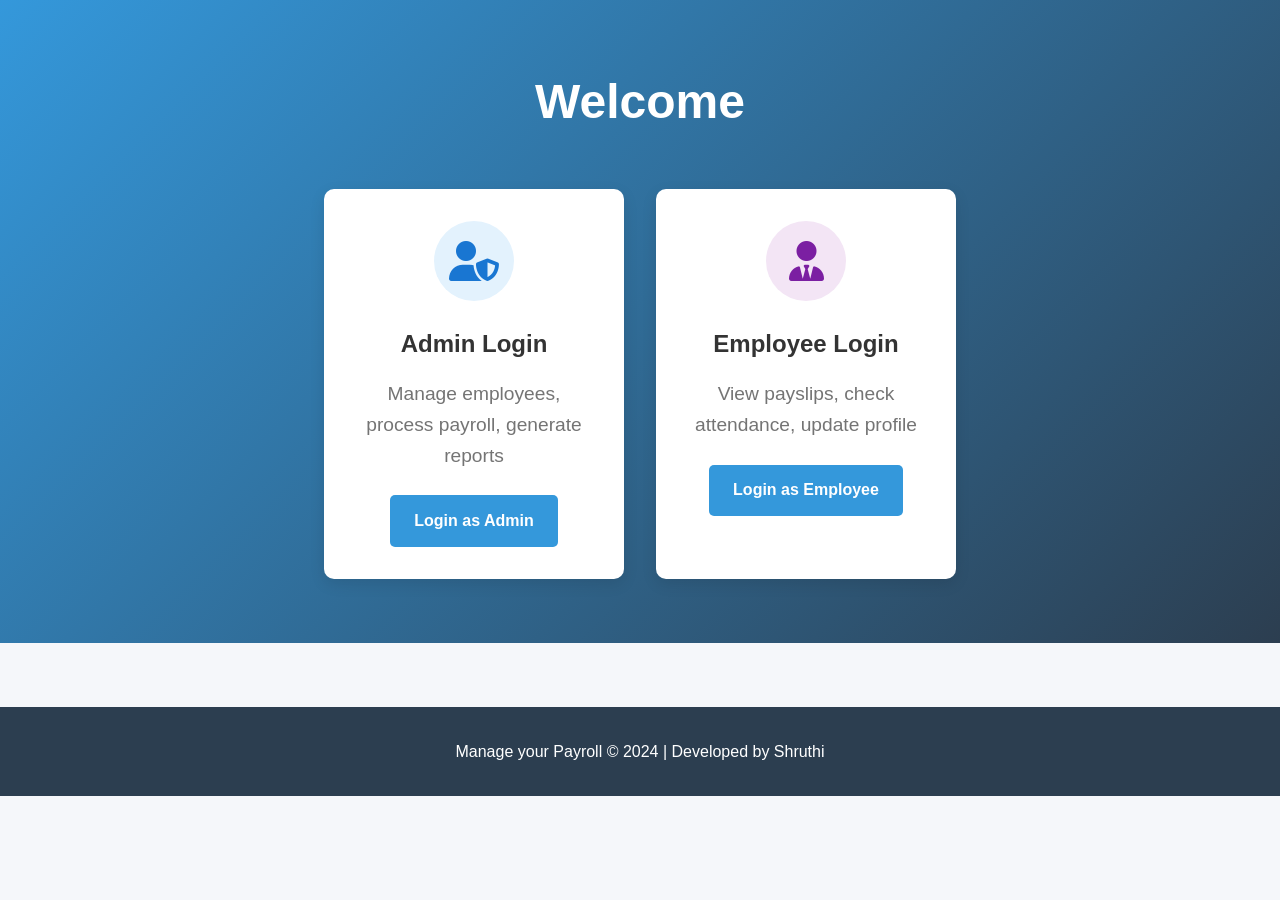
<file: index.html>
<!DOCTYPE html>
<html lang="en">
<head>
    <meta charset="UTF-8">
    <meta name="viewport" content="width=device-width, initial-scale=1.0">
    <title>Payroll Management System</title>
    <link rel="stylesheet" href="styles.css">
    <link rel="stylesheet" href="https://cdnjs.cloudflare.com/ajax/libs/font-awesome/6.4.0/css/all.min.css">
</head>
<body>

    <!-- Hero Section -->
    <header class="hero">
        <div class="hero-content">
            <h1>Welcome </h1>
            
            <div class="login-options">
                <div class="option-card">
                    <div class="icon admin-icon">
                        <i class="fas fa-user-shield"></i>
                    </div>
                    <h3>Admin Login</h3>
                    <p>Manage employees, process payroll, generate reports</p>
                    <a href="admin-login.html" class="btn">Login as Admin</a>
                </div>
                
                <div class="option-card">
                    <div class="icon employee-icon">
                        <i class="fas fa-user-tie"></i>
                    </div>
                    <h3>Employee Login</h3>
                    <p>View payslips, check attendance, update profile</p>
                    <a href="employee-login.html" class="btn">Login as Employee</a>
                </div>
            </div>
        </div>
    </header>

    <!-- Footer -->
    <footer>
        <p>Manage your Payroll &copy; 2024 | Developed by Shruthi</p>
    </footer>

    <script src="script.js"></script>
</body>
</html>
</file>
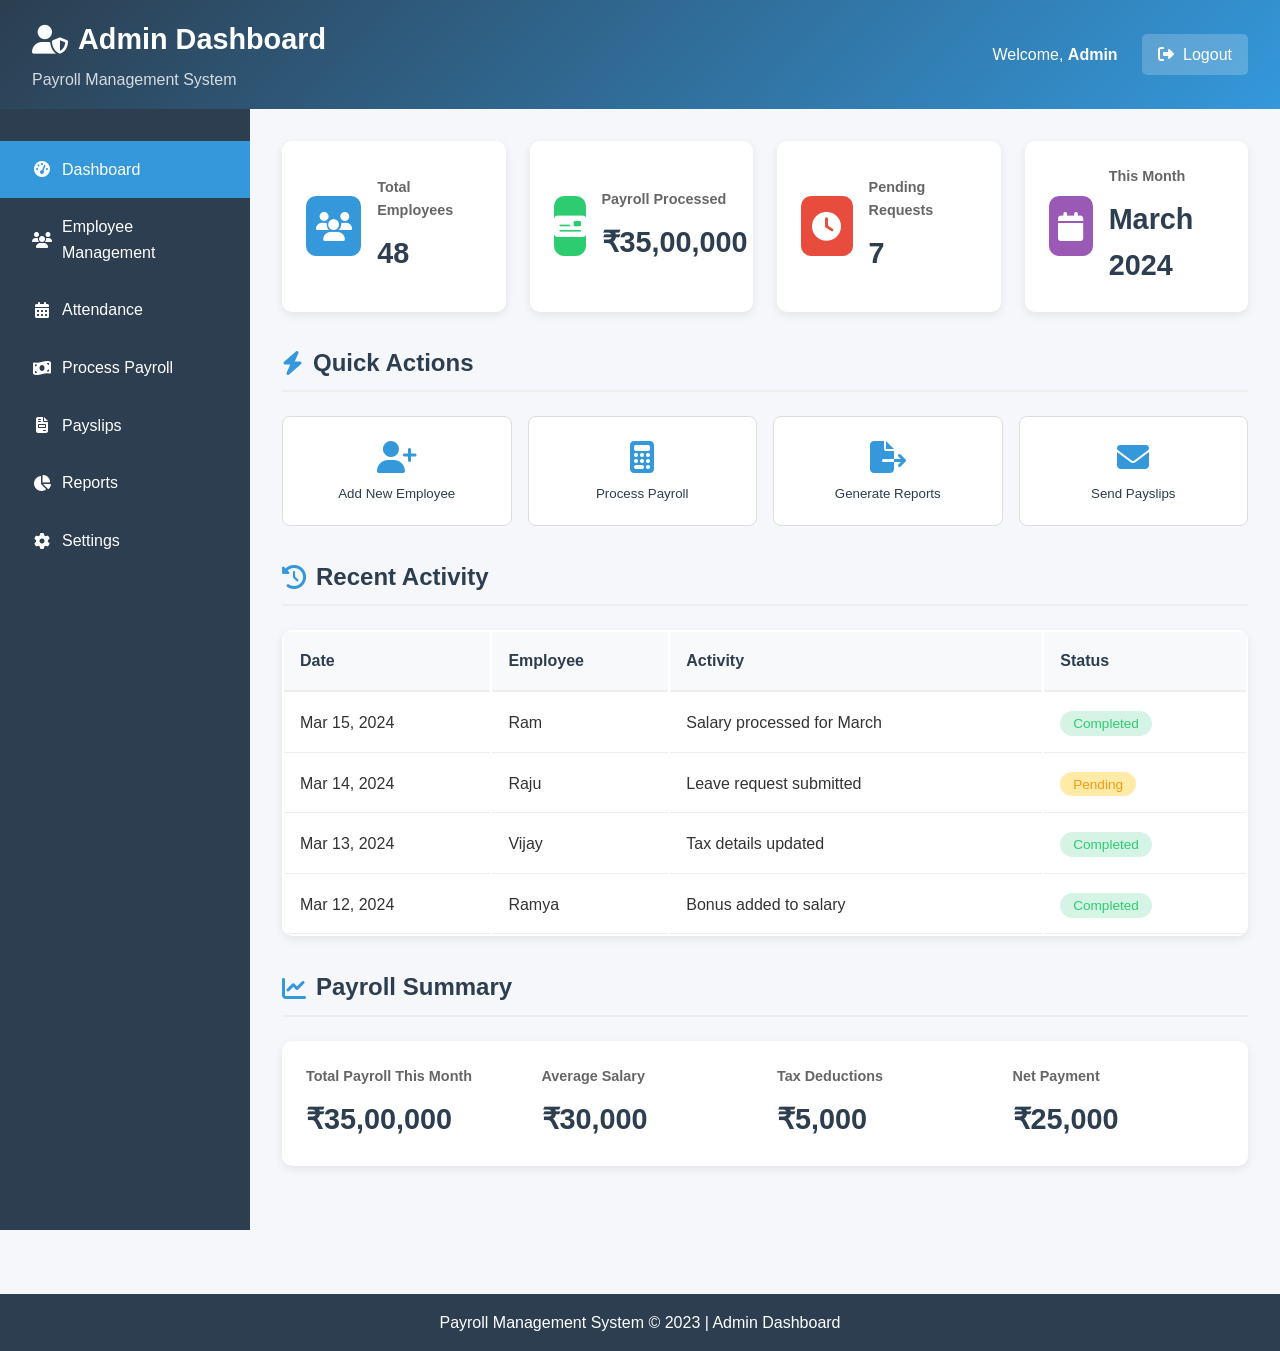
<file: admin-dashboard.html>
<!DOCTYPE html>
<html lang="en">
<head>
    <meta charset="UTF-8">
    <meta name="viewport" content="width=device-width, initial-scale=1.0">
    <title>Admin Dashboard - Payroll System</title>
    <link rel="stylesheet" href="styles.css">
    <link rel="stylesheet" href="https://cdnjs.cloudflare.com/ajax/libs/font-awesome/6.4.0/css/all.min.css">
</head>
<body>
    <!-- Admin Dashboard Header -->
    <header class="dashboard-header">
        <div class="dashboard-title">
            <h1><i class="fas fa-user-shield"></i> Admin Dashboard</h1>
            <p>Payroll Management System</p>
        </div>
        <div class="user-info">
            <span>Welcome, <strong>Admin</strong></span>
            <a href="index.html" class="logout-btn"><i class="fas fa-sign-out-alt"></i> Logout</a>
        </div>
    </header>
    
    <!-- Dashboard Layout -->
    <div class="dashboard-container">
        <!-- Sidebar -->
        <aside class="sidebar">
            <nav class="sidebar-nav">
                <a href="#" class="active"><i class="fas fa-tachometer-alt"></i> Dashboard</a>
                <a href="#"><i class="fas fa-users"></i> Employee Management</a>
                <a href="#"><i class="fas fa-calendar-alt"></i> Attendance</a>
                <a href="#"><i class="fas fa-money-bill-wave"></i> Process Payroll</a>
                <a href="#"><i class="fas fa-file-invoice"></i> Payslips</a>
                <a href="#"><i class="fas fa-chart-pie"></i> Reports</a>
                <a href="#"><i class="fas fa-cog"></i> Settings</a>
            </nav>
        </aside>
        
        <!-- Main Content -->
        <main class="dashboard-content">
            <!-- Stats Cards -->
            <div class="stats-grid">
                <div class="stat-card">
                    <div class="stat-icon total-employees">
                        <i class="fas fa-users"></i>
                    </div>
                    <div class="stat-info">
                        <h3>Total Employees</h3>
                        <p class="stat-number">48</p>
                    </div>
                </div>
                
                <div class="stat-card">
                    <div class="stat-icon payroll-processed">
                        <i class="fas fa-money-check"></i>
                    </div>
                    <div class="stat-info">
                        <h3>Payroll Processed</h3>
                        <p class="stat-number">₹35,00,000</p>
                    </div>
                </div>
                
                <div class="stat-card">
                    <div class="stat-icon pending-requests">
                        <i class="fas fa-clock"></i>
                    </div>
                    <div class="stat-info">
                        <h3>Pending Requests</h3>
                        <p class="stat-number">7</p>
                    </div>
                </div>
                
                <div class="stat-card">
                    <div class="stat-icon this-month">
                        <i class="fas fa-calendar"></i>
                    </div>
                    <div class="stat-info">
                        <h3>This Month</h3>
                        <p class="stat-number">March 2024</p>
                    </div>
                </div>
            </div>
            
            <!-- Quick Actions -->
            <div class="section-title">
                <h2><i class="fas fa-bolt"></i> Quick Actions</h2>
            </div>
            
            <div class="quick-actions">
                <button class="action-btn">
                    <i class="fas fa-user-plus"></i>
                    <span>Add New Employee</span>
                </button>
                <button class="action-btn">
                    <i class="fas fa-calculator"></i>
                    <span>Process Payroll</span>
                </button>
                <button class="action-btn">
                    <i class="fas fa-file-export"></i>
                    <span>Generate Reports</span>
                </button>
                <button class="action-btn">
                    <i class="fas fa-envelope"></i>
                    <span>Send Payslips</span>
                </button>
            </div>
            
            <!-- Recent Activity -->
            <div class="section-title">
                <h2><i class="fas fa-history"></i> Recent Activity</h2>
            </div>
            
            <div class="recent-activity">
                <table class="activity-table">
                    <thead>
                        <tr>
                            <th>Date</th>
                            <th>Employee</th>
                            <th>Activity</th>
                            <th>Status</th>
                        </tr>
                    </thead>
                    <tbody>
                        <tr>
                            <td>Mar 15, 2024</td>
                            <td>Ram</td>
                            <td>Salary processed for March</td>
                            <td><span class="status completed">Completed</span></td>
                        </tr>
                        <tr>
                            <td>Mar 14, 2024</td>
                            <td>Raju</td>
                            <td>Leave request submitted</td>
                            <td><span class="status pending">Pending</span></td>
                        </tr>
                        <tr>
                            <td>Mar 13, 2024</td>
                            <td>Vijay</td>
                            <td>Tax details updated</td>
                            <td><span class="status completed">Completed</span></td>
                        </tr>
                        <tr>
                            <td>Mar 12, 2024</td>
                            <td>Ramya</td>
                            <td>Bonus added to salary</td>
                            <td><span class="status completed">Completed</span></td>
                        </tr>
                    </tbody>
                </table>
            </div>
            
            <!-- Payroll Summary -->
            <div class="section-title">
                <h2><i class="fas fa-chart-line"></i> Payroll Summary</h2>
            </div>
            
            <div class="summary-card">
                <div class="summary-item">
                    <h4>Total Payroll This Month</h4>
                    <p class="summary-value">₹35,00,000</p>
                </div>
                <div class="summary-item">
                    <h4>Average Salary</h4>
                    <p class="summary-value">₹30,000</p>
                </div>
                <div class="summary-item">
                    <h4>Tax Deductions</h4>
                    <p class="summary-value">₹5,000</p>
                </div>
                <div class="summary-item">
                    <h4>Net Payment</h4>
                    <p class="summary-value">₹25,000</p>
                </div>
            </div>
        </main>
    </div>
    
    <footer class="dashboard-footer">
        <p>Payroll Management System &copy; 2023 | Admin Dashboard</p>
    </footer>
    
    <script src="script.js"></script>
</body>
</html>
</file>
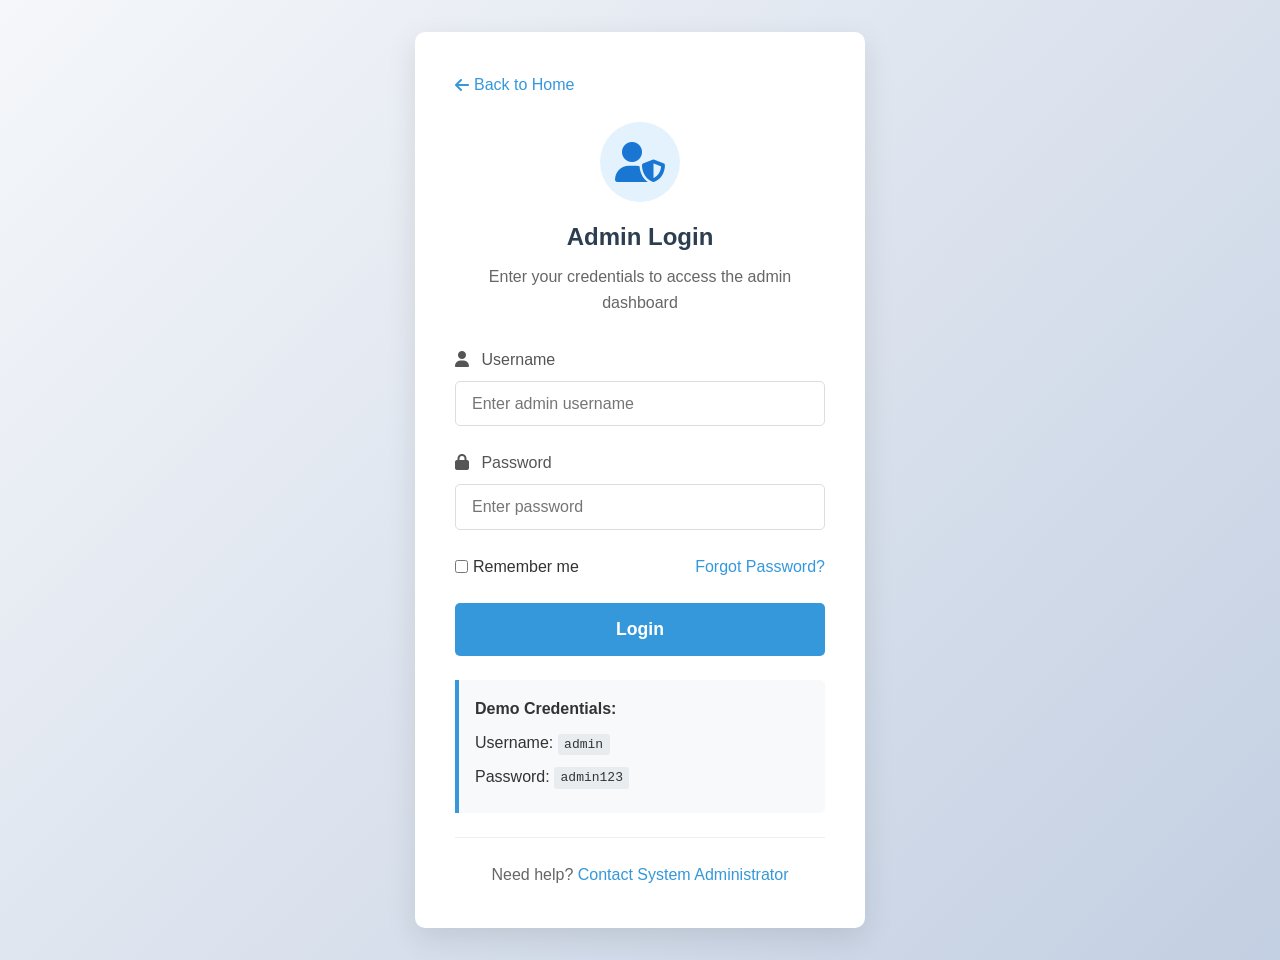
<file: admin-login.html>
<!DOCTYPE html>
<html lang="en">
<head>
    <meta charset="UTF-8">
    <meta name="viewport" content="width=device-width, initial-scale=1.0">
    <title>Admin Login - Payroll System</title>
    <link rel="stylesheet" href="styles.css">
    <link rel="stylesheet" href="https://cdnjs.cloudflare.com/ajax/libs/font-awesome/6.4.0/css/all.min.css">
</head>
<body>
    <div class="login-container">
        <div class="login-box">
            <div class="back-home">
                <a href="index.html"><i class="fas fa-arrow-left"></i> Back to Home</a>
            </div>
            
            <div class="login-header">
                <div class="logo">
                    <i class="fas fa-user-shield"></i>
                </div>
                <h2>Admin Login</h2>
                <p>Enter your credentials to access the admin dashboard</p>
            </div>
            
            <form id="adminLoginForm">
                <div class="form-group">
                    <label for="adminUsername"><i class="fas fa-user"></i> Username</label>
                    <input type="text" id="adminUsername" placeholder="Enter admin username" required>
                </div>
                
                <div class="form-group">
                    <label for="adminPassword"><i class="fas fa-lock"></i> Password</label>
                    <input type="password" id="adminPassword" placeholder="Enter password" required>
                </div>
                
                <div class="form-options">
                    <label class="checkbox">
                        <input type="checkbox"> Remember me
                    </label>
                    <a href="#" class="forgot-link">Forgot Password?</a>
                </div>
                
                <button type="submit" class="btn login-btn">Login</button>
                
                <div class="demo-credentials">
                    <p><strong>Demo Credentials:</strong></p>
                    <p>Username: <code>admin</code></p>
                    <p>Password: <code>admin123</code></p>
                </div>
            </form>
            
            <div class="login-footer">
                <p>Need help? <a href="#">Contact System Administrator</a></p>
            </div>
        </div>
    </div>
    
    <script src="script.js"></script>
</body>
</html>
</file>
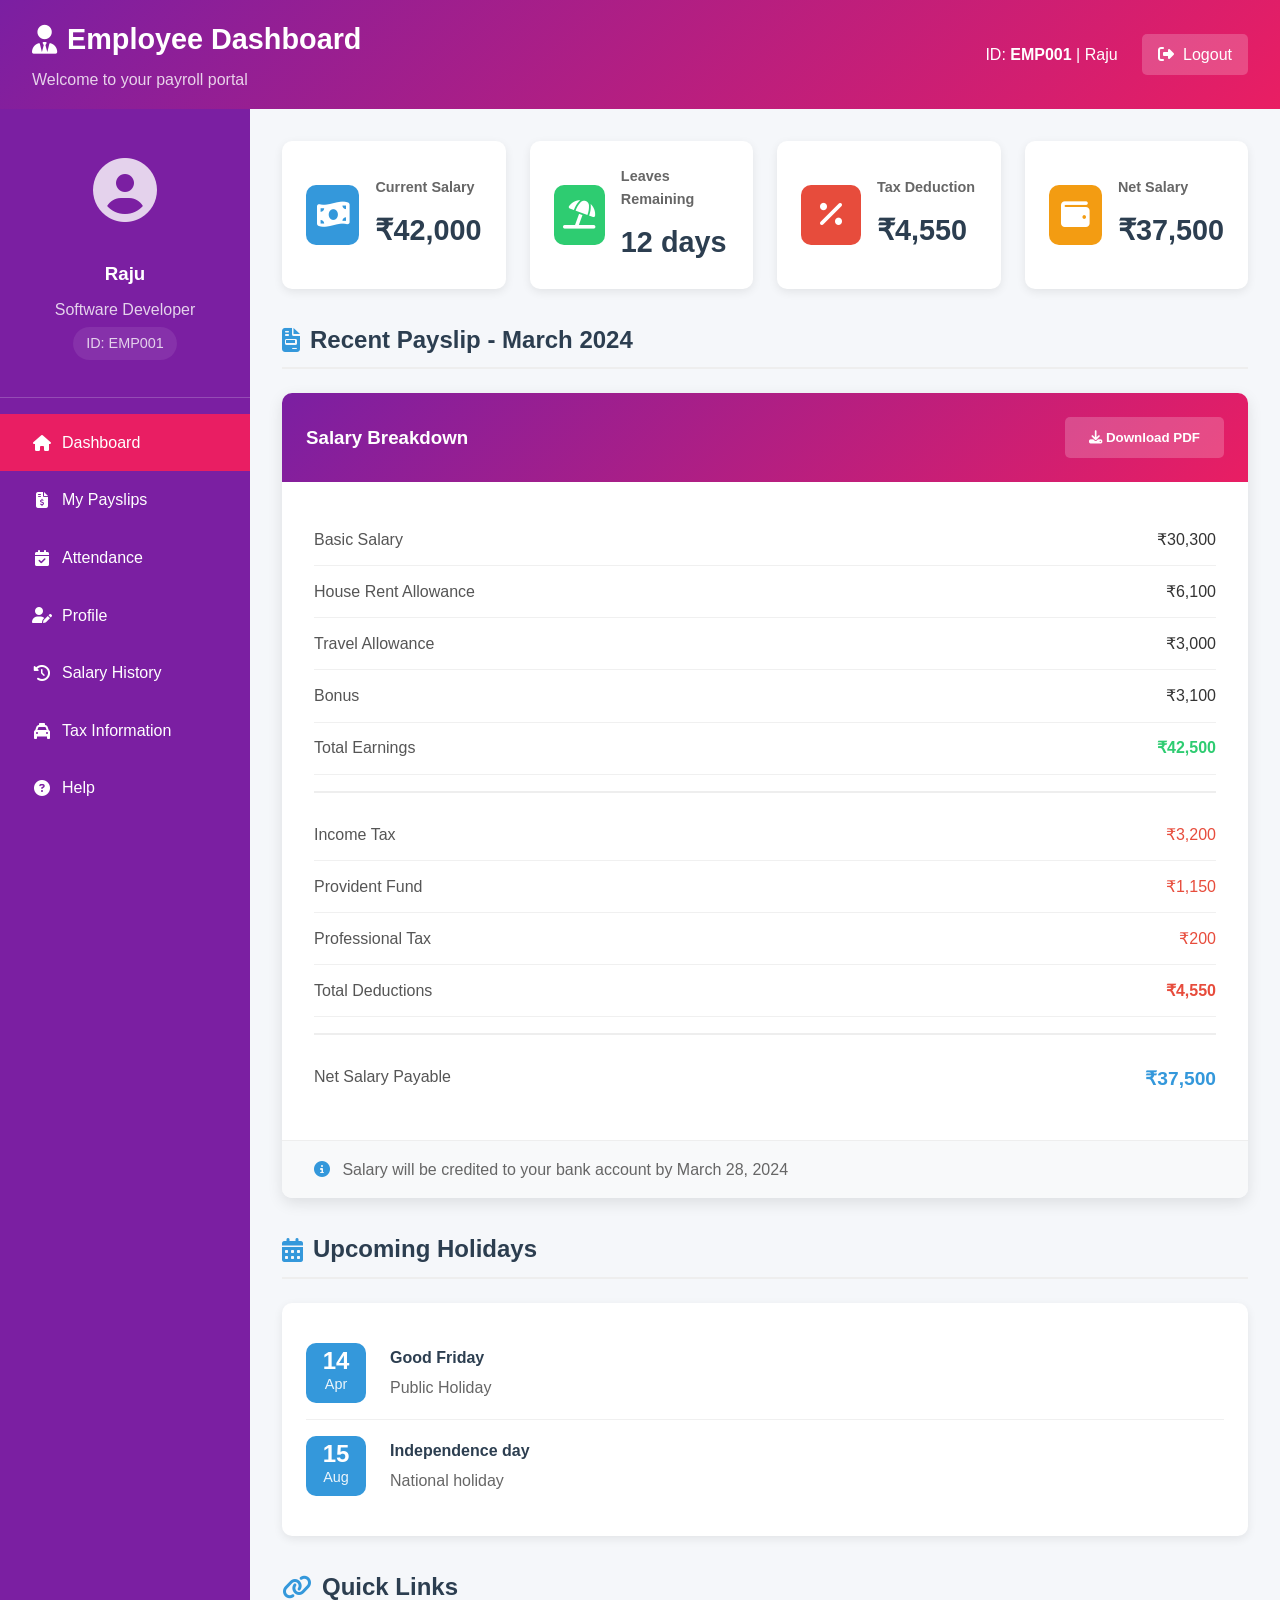
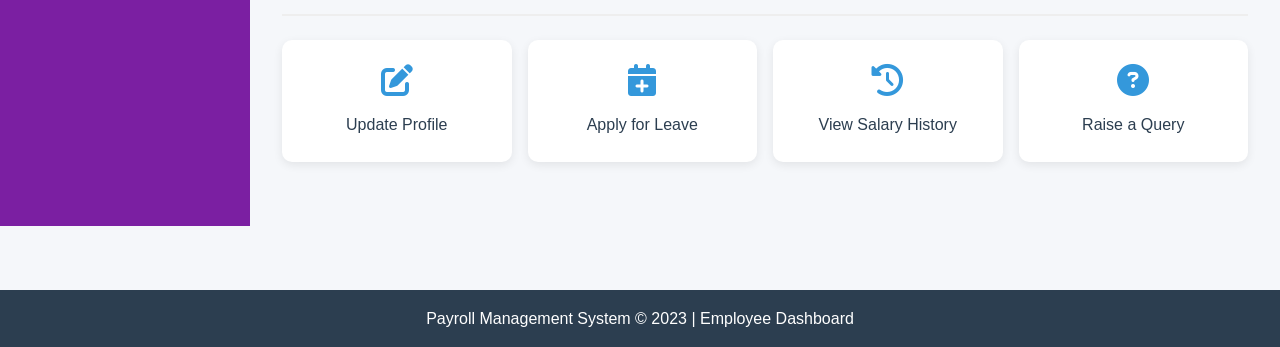
<file: employee-dashboard.html>
<!DOCTYPE html>
<html lang="en">
<head>
    <meta charset="UTF-8">
    <meta name="viewport" content="width=device-width, initial-scale=1.0">
    <title>Employee Dashboard - Payroll System</title>
    <link rel="stylesheet" href="styles.css">
    <link rel="stylesheet" href="https://cdnjs.cloudflare.com/ajax/libs/font-awesome/6.4.0/css/all.min.css">
</head>
<body>
    <!-- Employee Dashboard Header -->
    <header class="dashboard-header employee-header">
        <div class="dashboard-title">
            <h1><i class="fas fa-user-tie"></i> Employee Dashboard</h1>
            <p>Welcome to your payroll portal</p>
        </div>
        <div class="user-info">
            <span>ID: <strong>EMP001</strong> | Raju</span>
            <a href="index.html" class="logout-btn"><i class="fas fa-sign-out-alt"></i> Logout</a>
        </div>
    </header>
    
    <!-- Dashboard Layout -->
    <div class="dashboard-container">
        <!-- Sidebar -->
        <aside class="sidebar employee-sidebar">
            <div class="employee-profile">
                <div class="profile-img">
                    <i class="fas fa-user-circle"></i>
                </div>
                <h3>Raju</h3>
                <p>Software Developer</p>
                <p class="employee-id">ID: EMP001</p>
            </div>
            
            <nav class="sidebar-nav">
                <a href="#" class="active"><i class="fas fa-home"></i> Dashboard</a>
                <a href="#"><i class="fas fa-file-invoice-dollar"></i> My Payslips</a>
                <a href="#"><i class="fas fa-calendar-check"></i> Attendance</a>
                <a href="#"><i class="fas fa-user-edit"></i> Profile</a>
                <a href="#"><i class="fas fa-history"></i> Salary History</a>
                <a href="#"><i class="fas fa-taxi"></i> Tax Information</a>
                <a href="#"><i class="fas fa-question-circle"></i> Help</a>
            </nav>
        </aside>
        
        <!-- Main Content -->
        <main class="dashboard-content">
            <!-- Employee Stats -->
            <div class="stats-grid">
                <div class="stat-card">
                    <div class="stat-icon employee-salary">
                        <i class="fas fa-money-bill-wave"></i>
                    </div>
                    <div class="stat-info">
                        <h3>Current Salary</h3>
                        <p class="stat-number">₹42,000</p>
                    </div>
                </div>
                
                <div class="stat-card">
                    <div class="stat-icon employee-leaves">
                        <i class="fas fa-umbrella-beach"></i>
                    </div>
                    <div class="stat-info">
                        <h3>Leaves Remaining</h3>
                        <p class="stat-number">12 days</p>
                    </div>
                </div>
                
                <div class="stat-card">
                    <div class="stat-icon employee-tax">
                        <i class="fas fa-percentage"></i>
                    </div>
                    <div class="stat-info">
                        <h3>Tax Deduction</h3>
                        <p class="stat-number">₹4,550</p>
                    </div>
                </div>
                
                <div class="stat-card">
                    <div class="stat-icon employee-net">
                        <i class="fas fa-wallet"></i>
                    </div>
                    <div class="stat-info">
                        <h3>Net Salary</h3>
                        <p class="stat-number">₹37,500</p>
                    </div>
                </div>
            </div>
            
            <!-- Recent Payslip -->
            <div class="section-title">
                <h2><i class="fas fa-file-invoice"></i> Recent Payslip - March 2024</h2>
            </div>
            
            <div class="payslip-card">
                <div class="payslip-header">
                    <h3>Salary Breakdown</h3>
                    <button class="btn download-btn"><i class="fas fa-download"></i> Download PDF</button>
                </div>
                
                <div class="payslip-details">
                    <div class="payslip-row">
                        <div class="payslip-label">Basic Salary</div>
                        <div class="payslip-value">₹30,300</div>
                    </div>
                    <div class="payslip-row">
                        <div class="payslip-label">House Rent Allowance</div>
                        <div class="payslip-value">₹6,100</div>
                    </div>
                    <div class="payslip-row">
                        <div class="payslip-label">Travel Allowance</div>
                        <div class="payslip-value">₹3,000</div>
                    </div>
                    <div class="payslip-row">
                        <div class="payslip-label">Bonus</div>
                        <div class="payslip-value">₹3,100</div>
                    </div>
                    <div class="payslip-row total-earnings">
                        <div class="payslip-label">Total Earnings</div>
                        <div class="payslip-value">₹42,500</div>
                    </div>
                    
                    <div class="payslip-divider"></div>
                    
                    <div class="payslip-row deduction">
                        <div class="payslip-label">Income Tax</div>
                        <div class="payslip-value">₹3,200</div>
                    </div>
                    <div class="payslip-row deduction">
                        <div class="payslip-label">Provident Fund</div>
                        <div class="payslip-value">₹1,150</div>
                    </div>
                    <div class="payslip-row deduction">
                        <div class="payslip-label">Professional Tax</div>
                        <div class="payslip-value">₹200</div>
                    </div>
                    <div class="payslip-row total-deductions">
                        <div class="payslip-label">Total Deductions</div>
                        <div class="payslip-value">₹4,550</div>
                    </div>
                    
                    <div class="payslip-divider"></div>
                    
                    <div class="payslip-row net-salary">
                        <div class="payslip-label">Net Salary Payable</div>
                        <div class="payslip-value">₹37,500</div>
                    </div>
                </div>
                
                <div class="payslip-footer">
                    <p><i class="fas fa-info-circle"></i> Salary will be credited to your bank account by March 28, 2024</p>
                </div>
            </div>
            
            <!-- Upcoming Holidays -->
            <div class="section-title">
                <h2><i class="fas fa-calendar-alt"></i> Upcoming Holidays</h2>
            </div>
            
            <div class="holidays-list">
                <div class="holiday-item">
                    <div class="holiday-date">
                        <span class="holiday-day">14</span>
                        <span class="holiday-month">Apr</span>
                    </div>
                    <div class="holiday-details">
                        <h4>Good Friday</h4>
                        <p>Public Holiday</p>
                    </div>
                </div>
                
                <div class="holiday-item">
                    <div class="holiday-date">
                        <span class="holiday-day">15</span>
                        <span class="holiday-month">Aug</span>
                    </div>
                    <div class="holiday-details">
                        <h4>Independence day</h4>
                        <p>National holiday</p>
                    </div>
                </div>
            </div>
            
            <!-- Quick Links -->
            <div class="section-title">
                <h2><i class="fas fa-link"></i> Quick Links</h2>
            </div>
            
            <div class="quick-links">
                <a href="#" class="quick-link">
                    <i class="fas fa-edit"></i>
                    <span>Update Profile</span>
                </a>
                <a href="#" class="quick-link">
                    <i class="fas fa-calendar-plus"></i>
                    <span>Apply for Leave</span>
                </a>
                <a href="#" class="quick-link">
                    <i class="fas fa-history"></i>
                    <span>View Salary History</span>
                </a>
                <a href="#" class="quick-link">
                    <i class="fas fa-question-circle"></i>
                    <span>Raise a Query</span>
                </a>
            </div>
        </main>
    </div>
    
    <footer class="dashboard-footer">
        <p>Payroll Management System &copy; 2023 | Employee Dashboard</p>
    </footer>
    
    <script src="script.js"></script>
</body>
</html>
</file>
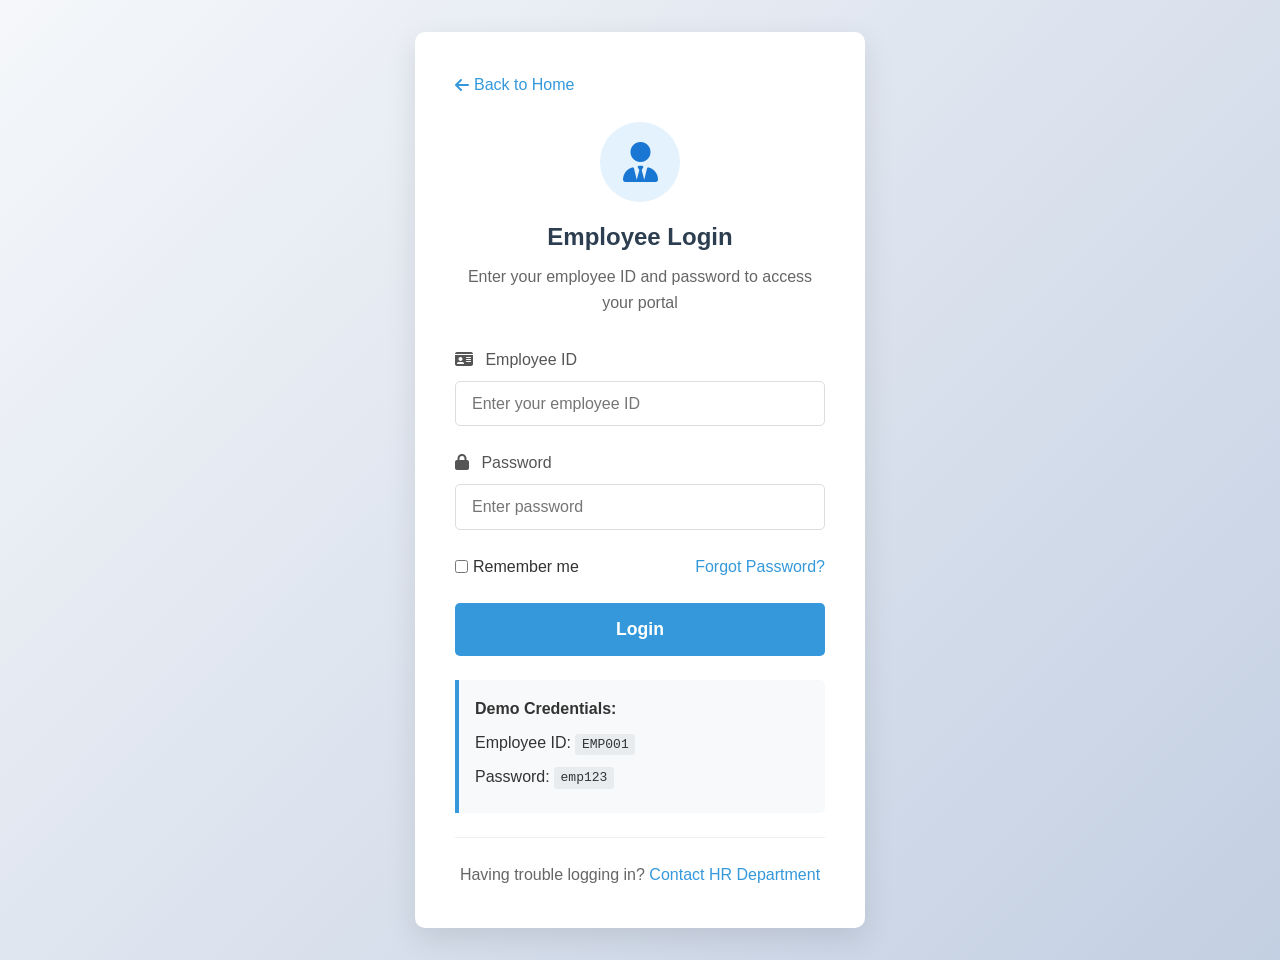
<file: employee-login.html>
<!DOCTYPE html>
<html lang="en">
<head>
    <meta charset="UTF-8">
    <meta name="viewport" content="width=device-width, initial-scale=1.0">
    <title>Employee Login - Payroll System</title>
    <link rel="stylesheet" href="styles.css">
    <link rel="stylesheet" href="https://cdnjs.cloudflare.com/ajax/libs/font-awesome/6.4.0/css/all.min.css">
</head>
<body>
    <div class="login-container">
        <div class="login-box">
            <div class="back-home">
                <a href="index.html"><i class="fas fa-arrow-left"></i> Back to Home</a>
            </div>
            
            <div class="login-header">
                <div class="logo">
                    <i class="fas fa-user-tie"></i>
                </div>
                <h2>Employee Login</h2>
                <p>Enter your employee ID and password to access your portal</p>
            </div>
            
            <form id="employeeLoginForm">
                <div class="form-group">
                    <label for="employeeId"><i class="fas fa-id-card"></i> Employee ID</label>
                    <input type="text" id="employeeId" placeholder="Enter your employee ID" required>
                </div>
                
                <div class="form-group">
                    <label for="employeePassword"><i class="fas fa-lock"></i> Password</label>
                    <input type="password" id="employeePassword" placeholder="Enter password" required>
                </div>
                
                <div class="form-options">
                    <label class="checkbox">
                        <input type="checkbox"> Remember me
                    </label>
                    <a href="#" class="forgot-link">Forgot Password?</a>
                </div>
                
                <button type="submit" class="btn login-btn">Login</button>
                
                <div class="demo-credentials">
                    <p><strong>Demo Credentials:</strong></p>
                    <p>Employee ID: <code>EMP001</code></p>
                    <p>Password: <code>emp123</code></p>
                </div>
            </form>
            
            <div class="login-footer">
                <p>Having trouble logging in? <a href="#">Contact HR Department</a></p>
            </div>
        </div>
    </div>
    
    <script src="script.js"></script>
</body>
</html>
</file>
<file: styles.css>
/* Reset and Base Styles */
* {
    margin: 0;
    padding: 0;
    box-sizing: border-box;
    font-family: 'Segoe UI', Tahoma, Geneva, Verdana, sans-serif;
}

body {
    background-color: #f5f7fa;
    color: #333;
    line-height: 1.6;
}

/* Hero Section */
.hero {
    background: linear-gradient(135deg, #3498db, #2c3e50);
    color: white;
    text-align: center;
    padding: 4rem 2rem;
    min-height: 70vh;
    display: flex;
    align-items: center;
    justify-content: center;
}

.hero-content {
    max-width: 1200px;
}

.hero h1 {
    font-size: 3rem;
    margin-bottom: 1rem;
}

.hero p {
    font-size: 1.2rem;
    margin-bottom: 3rem;
    opacity: 0.9;
}

.login-options {
    display: flex;
    justify-content: center;
    gap: 2rem;
    margin-top: 3rem;
    flex-wrap: wrap;
}

.option-card {
    background: white;
    color: #333;
    border-radius: 10px;
    padding: 2rem;
    width: 300px;
    box-shadow: 0 5px 15px rgba(0,0,0,0.1);
    transition: transform 0.3s, box-shadow 0.3s;
}

.option-card:hover {
    transform: translateY(-10px);
    box-shadow: 0 15px 30px rgba(0,0,0,0.2);
}

.icon {
    width: 80px;
    height: 80px;
    border-radius: 50%;
    display: flex;
    align-items: center;
    justify-content: center;
    margin: 0 auto 1.5rem;
    font-size: 2.5rem;
}

.admin-icon {
    background-color: #e3f2fd;
    color: #1976d2;
}

.employee-icon {
    background-color: #f3e5f5;
    color: #7b1fa2;
}

.option-card h3 {
    margin-bottom: 1rem;
    font-size: 1.5rem;
}

.option-card p {
    margin-bottom: 1.5rem;
    color: #666;
}

/* Buttons */
.btn {
    display: inline-block;
    background-color: #3498db;
    color: white;
    padding: 0.8rem 1.5rem;
    border-radius: 5px;
    text-decoration: none;
    font-weight: bold;
    border: none;
    cursor: pointer;
    transition: background-color 0.3s;
}

.btn:hover {
    background-color: #2980b9;
}

.login-btn {
    width: 100%;
    padding: 1rem;
    font-size: 1.1rem;
}

/* Footer */
footer {
    background-color: #2c3e50;
    color: white;
    text-align: center;
    padding: 2rem;
    margin-top: 4rem;
}

/* Login Pages */
.login-container {
    min-height: 100vh;
    display: flex;
    align-items: center;
    justify-content: center;
    background: linear-gradient(135deg, #f5f7fa 0%, #c3cfe2 100%);
    padding: 2rem;
}

.login-box {
    background: white;
    border-radius: 10px;
    box-shadow: 0 10px 30px rgba(0,0,0,0.1);
    padding: 2.5rem;
    width: 100%;
    max-width: 450px;
}

.back-home {
    margin-bottom: 1.5rem;
}

.back-home a {
    color: #3498db;
    text-decoration: none;
    display: flex;
    align-items: center;
}

.back-home i {
    margin-right: 5px;
}

.login-header {
    text-align: center;
    margin-bottom: 2rem;
}

.login-header .logo {
    width: 80px;
    height: 80px;
    border-radius: 50%;
    background-color: #e3f2fd;
    color: #1976d2;
    display: flex;
    align-items: center;
    justify-content: center;
    margin: 0 auto 1rem;
    font-size: 2.5rem;
}

.login-header h2 {
    color: #2c3e50;
    margin-bottom: 0.5rem;
}

.login-header p {
    color: #666;
}

/* Form Styles */
.form-group {
    margin-bottom: 1.5rem;
}

.form-group label {
    display: block;
    margin-bottom: 0.5rem;
    color: #555;
    font-weight: 500;
}

.form-group label i {
    margin-right: 8px;
}

.form-group input {
    width: 100%;
    padding: 0.8rem 1rem;
    border: 1px solid #ddd;
    border-radius: 5px;
    font-size: 1rem;
    transition: border-color 0.3s;
}

.form-group input:focus {
    border-color: #3498db;
    outline: none;
}

.form-options {
    display: flex;
    justify-content: space-between;
    align-items: center;
    margin-bottom: 1.5rem;
}

.checkbox {
    display: flex;
    align-items: center;
    cursor: pointer;
}

.checkbox input {
    margin-right: 5px;
}

.forgot-link {
    color: #3498db;
    text-decoration: none;
}

.forgot-link:hover {
    text-decoration: underline;
}

.demo-credentials {
    background-color: #f8f9fa;
    border-left: 4px solid #3498db;
    padding: 1rem;
    margin-top: 1.5rem;
    border-radius: 0 5px 5px 0;
}

.demo-credentials p {
    margin-bottom: 0.5rem;
}

.demo-credentials code {
    background-color: #e9ecef;
    padding: 0.2rem 0.4rem;
    border-radius: 3px;
    font-family: monospace;
}

.login-footer {
    text-align: center;
    margin-top: 1.5rem;
    padding-top: 1.5rem;
    border-top: 1px solid #eee;
    color: #666;
}

.login-footer a {
    color: #3498db;
    text-decoration: none;
}

/* Dashboard Styles */
.dashboard-header {
    background: linear-gradient(135deg, #2c3e50, #3498db);
    color: white;
    padding: 1rem 2rem;
    display: flex;
    justify-content: space-between;
    align-items: center;
}

.employee-header {
    background: linear-gradient(135deg, #7b1fa2, #e91e63);
}

.dashboard-title h1 {
    font-size: 1.8rem;
    display: flex;
    align-items: center;
}

.dashboard-title h1 i {
    margin-right: 10px;
}

.dashboard-title p {
    opacity: 0.8;
    margin-top: 5px;
}

.user-info {
    display: flex;
    align-items: center;
    gap: 1.5rem;
}

.logout-btn {
    color: white;
    background-color: rgba(255,255,255,0.2);
    padding: 0.5rem 1rem;
    border-radius: 5px;
    text-decoration: none;
    transition: background-color 0.3s;
}

.logout-btn:hover {
    background-color: rgba(255,255,255,0.3);
}

.logout-btn i {
    margin-right: 5px;
}

.dashboard-container {
    display: flex;
    min-height: calc(100vh - 140px);
}

.sidebar {
    width: 250px;
    background-color: #2c3e50;
    color: white;
    padding: 2rem 0;
}

.employee-sidebar {
    background-color: #7b1fa2;
}

.sidebar-nav {
    display: flex;
    flex-direction: column;
}

.sidebar-nav a {
    color: white;
    text-decoration: none;
    padding: 1rem 2rem;
    transition: background-color 0.3s;
    display: flex;
    align-items: center;
}

.sidebar-nav a:hover {
    background-color: rgba(255,255,255,0.1);
}

.sidebar-nav a.active {
    background-color: #3498db;
}

.employee-sidebar .sidebar-nav a.active {
    background-color: #e91e63;
}

.sidebar-nav a i {
    margin-right: 10px;
    width: 20px;
    text-align: center;
}

.employee-profile {
    text-align: center;
    padding: 0 1rem 2rem;
    border-bottom: 1px solid rgba(255,255,255,0.2);
    margin-bottom: 1rem;
}

.profile-img {
    font-size: 4rem;
    color: rgba(255,255,255,0.8);
    margin-bottom: 1rem;
}

.employee-profile h3 {
    margin-bottom: 0.5rem;
}

.employee-profile p {
    opacity: 0.8;
    margin-bottom: 0.3rem;
}

.employee-id {
    background-color: rgba(255,255,255,0.1);
    padding: 0.3rem 0.8rem;
    border-radius: 20px;
    display: inline-block;
    font-size: 0.9rem;
}

.dashboard-content {
    flex: 1;
    padding: 2rem;
    overflow-y: auto;
}

/* Stats Grid */
.stats-grid {
    display: grid;
    grid-template-columns: repeat(auto-fit, minmax(200px, 1fr));
    gap: 1.5rem;
    margin-bottom: 2rem;
}

.stat-card {
    background: white;
    border-radius: 10px;
    padding: 1.5rem;
    display: flex;
    align-items: center;
    box-shadow: 0 3px 10px rgba(0,0,0,0.08);
    transition: transform 0.3s;
}

.stat-card:hover {
    transform: translateY(-5px);
}

.stat-icon {
    width: 60px;
    height: 60px;
    border-radius: 10px;
    display: flex;
    align-items: center;
    justify-content: center;
    font-size: 1.8rem;
    margin-right: 1rem;
    color: white;
}

.total-employees {
    background-color: #3498db;
}

.payroll-processed {
    background-color: #2ecc71;
}

.pending-requests {
    background-color: #e74c3c;
}

.this-month {
    background-color: #9b59b6;
}

.employee-salary {
    background-color: #3498db;
}

.employee-leaves {
    background-color: #2ecc71;
}

.employee-tax {
    background-color: #e74c3c;
}

.employee-net {
    background-color: #f39c12;
}

.stat-info h3 {
    font-size: 0.9rem;
    color: #666;
    margin-bottom: 0.5rem;
}

.stat-number {
    font-size: 1.8rem;
    font-weight: bold;
    color: #2c3e50;
}

/* Section Titles */
.section-title {
    margin: 2rem 0 1.5rem;
    padding-bottom: 0.5rem;
    border-bottom: 2px solid #eee;
}

.section-title h2 {
    color: #2c3e50;
    display: flex;
    align-items: center;
}

.section-title h2 i {
    margin-right: 10px;
    color: #3498db;
}

/* Quick Actions */
.quick-actions {
    display: flex;
    gap: 1rem;
    margin-bottom: 2rem;
    flex-wrap: wrap;
}

.action-btn {
    background: white;
    border: 1px solid #ddd;
    border-radius: 8px;
    padding: 1.5rem;
    display: flex;
    flex-direction: column;
    align-items: center;
    justify-content: center;
    flex: 1;
    min-width: 150px;
    cursor: pointer;
    transition: all 0.3s;
}

.action-btn:hover {
    border-color: #3498db;
    transform: translateY(-3px);
    box-shadow: 0 5px 15px rgba(52, 152, 219, 0.1);
}

.action-btn i {
    font-size: 2rem;
    color: #3498db;
    margin-bottom: 0.8rem;
}

.action-btn span {
    font-weight: 500;
    color: #2c3e50;
}

/* Tables */
.activity-table {
    width: 100%;
    background: white;
    border-radius: 10px;
    overflow: hidden;
    box-shadow: 0 3px 10px rgba(0,0,0,0.08);
}

.activity-table thead {
    background-color: #f8f9fa;
}

.activity-table th {
    padding: 1rem;
    text-align: left;
    color: #2c3e50;
    font-weight: 600;
    border-bottom: 2px solid #eee;
}

.activity-table td {
    padding: 1rem;
    border-bottom: 1px solid #eee;
}

.status {
    padding: 0.3rem 0.8rem;
    border-radius: 20px;
    font-size: 0.85rem;
    font-weight: 500;
}

.status.completed {
    background-color: #d5f4e6;
    color: #2ecc71;
}

.status.pending {
    background-color: #ffeaa7;
    color: #f39c12;
}

/* Summary Card */
.summary-card {
    background: white;
    border-radius: 10px;
    padding: 1.5rem;
    display: grid;
    grid-template-columns: repeat(auto-fit, minmax(200px, 1fr));
    gap: 1.5rem;
    box-shadow: 0 3px 10px rgba(0,0,0,0.08);
    margin-bottom: 2rem;
}

.summary-item h4 {
    font-size: 0.9rem;
    color: #666;
    margin-bottom: 0.5rem;
}

.summary-value {
    font-size: 1.8rem;
    font-weight: bold;
    color: #2c3e50;
}

/* Payslip Card */
.payslip-card {
    background: white;
    border-radius: 10px;
    overflow: hidden;
    box-shadow: 0 5px 15px rgba(0,0,0,0.1);
    margin-bottom: 2rem;
}

.payslip-header {
    background: linear-gradient(135deg, #7b1fa2, #e91e63);
    color: white;
    padding: 1.5rem;
    display: flex;
    justify-content: space-between;
    align-items: center;
}

.download-btn {
    background-color: rgba(255,255,255,0.2);
}

.download-btn:hover {
    background-color: rgba(255,255,255,0.3);
}

.payslip-details {
    padding: 2rem;
}

.payslip-row {
    display: flex;
    justify-content: space-between;
    padding: 0.8rem 0;
    border-bottom: 1px solid #f0f0f0;
}

.payslip-row:last-child {
    border-bottom: none;
}

.payslip-label {
    color: #555;
}

.payslip-value {
    font-weight: 500;
    color: #333;
}

.total-earnings .payslip-value {
    color: #2ecc71;
    font-weight: bold;
}

.deduction .payslip-value {
    color: #e74c3c;
}

.total-deductions .payslip-value {
    color: #e74c3c;
    font-weight: bold;
}

.net-salary .payslip-value {
    color: #3498db;
    font-size: 1.2rem;
    font-weight: bold;
}

.payslip-divider {
    height: 2px;
    background-color: #eee;
    margin: 1rem 0;
}

.payslip-footer {
    background-color: #f8f9fa;
    padding: 1rem 2rem;
    border-top: 1px solid #eee;
    color: #666;
}

.payslip-footer i {
    margin-right: 8px;
    color: #3498db;
}

/* Holidays List */
.holidays-list {
    background: white;
    border-radius: 10px;
    padding: 1.5rem;
    box-shadow: 0 3px 10px rgba(0,0,0,0.08);
    margin-bottom: 2rem;
}

.holiday-item {
    display: flex;
    align-items: center;
    padding: 1rem 0;
    border-bottom: 1px solid #f0f0f0;
}

.holiday-item:last-child {
    border-bottom: none;
}

.holiday-date {
    background-color: #3498db;
    color: white;
    width: 60px;
    height: 60px;
    border-radius: 10px;
    display: flex;
    flex-direction: column;
    align-items: center;
    justify-content: center;
    margin-right: 1.5rem;
}

.holiday-day {
    font-size: 1.5rem;
    font-weight: bold;
    line-height: 1;
}

.holiday-month {
    font-size: 0.9rem;
    opacity: 0.9;
}

.holiday-details h4 {
    margin-bottom: 0.3rem;
    color: #2c3e50;
}

.holiday-details p {
    color: #666;
}

/* Quick Links */
.quick-links {
    display: grid;
    grid-template-columns: repeat(auto-fit, minmax(200px, 1fr));
    gap: 1rem;
    margin-bottom: 2rem;
}

.quick-link {
    background: white;
    border-radius: 10px;
    padding: 1.5rem;
    display: flex;
    flex-direction: column;
    align-items: center;
    justify-content: center;
    text-decoration: none;
    box-shadow: 0 3px 10px rgba(0,0,0,0.08);
    transition: all 0.3s;
}

.quick-link:hover {
    transform: translateY(-5px);
    box-shadow: 0 10px 20px rgba(0,0,0,0.1);
}

.quick-link i {
    font-size: 2rem;
    color: #3498db;
    margin-bottom: 1rem;
}

.quick-link span {
    color: #2c3e50;
    font-weight: 500;
}

.dashboard-footer {
    background-color: #2c3e50;
    color: white;
    text-align: center;
    padding: 1rem;
}

/* Responsive Design */
@media (max-width: 768px) {
    .hero h1 {
        font-size: 2rem;
    }
    
    .hero p {
        font-size: 1rem;
    }
    
    .login-options {
        flex-direction: column;
        align-items: center;
    }
    
    .dashboard-container {
        flex-direction: column;
    }
    
    .sidebar {
        width: 100%;
        padding: 1rem 0;
    }
    
    .sidebar-nav {
        flex-direction: row;
        overflow-x: auto;
        padding: 0 1rem;
    }
    
    .sidebar-nav a {
        padding: 0.8rem 1rem;
        white-space: nowrap;
    }
    
    .employee-profile {
        display: none;
    }
    
    .stats-grid {
        grid-template-columns: repeat(2, 1fr);
    }
    
    .quick-actions {
        justify-content: center;
    }
    
    .action-btn {
        min-width: 120px;
    }
}
</file>
